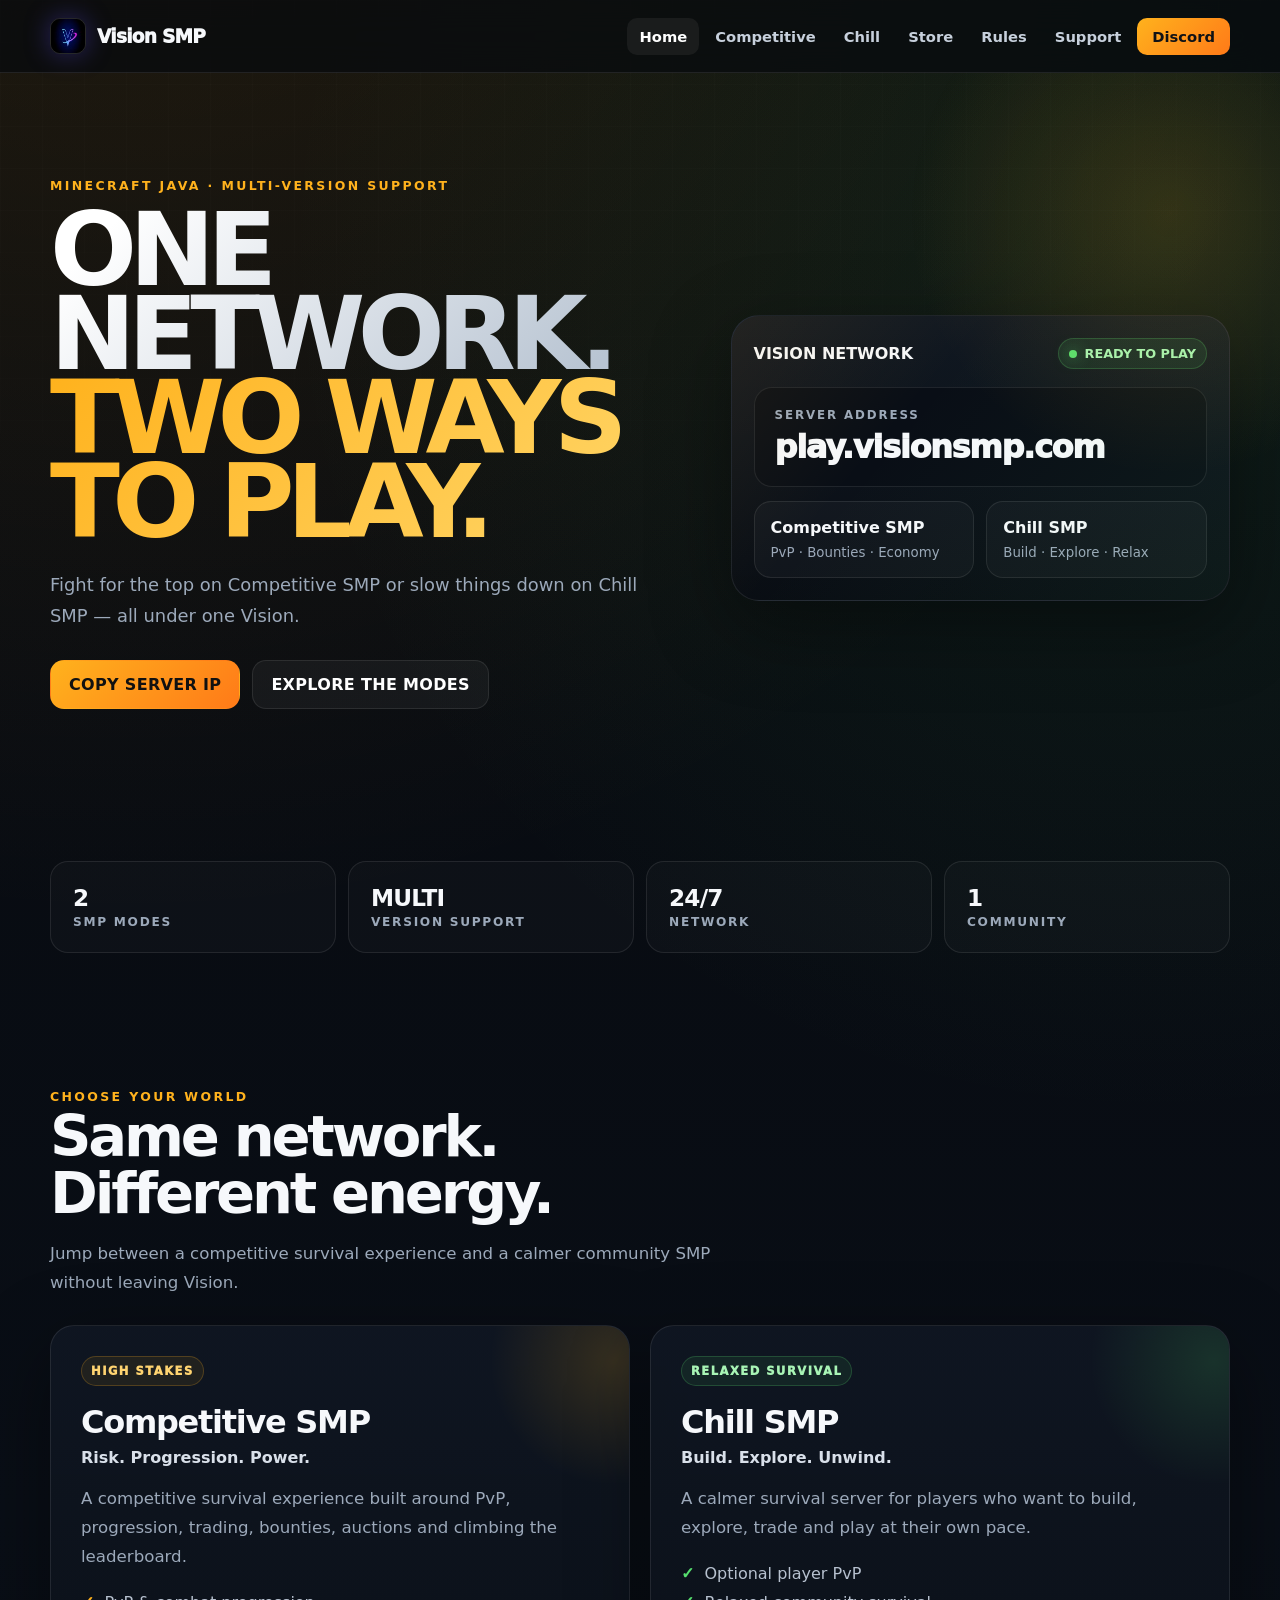
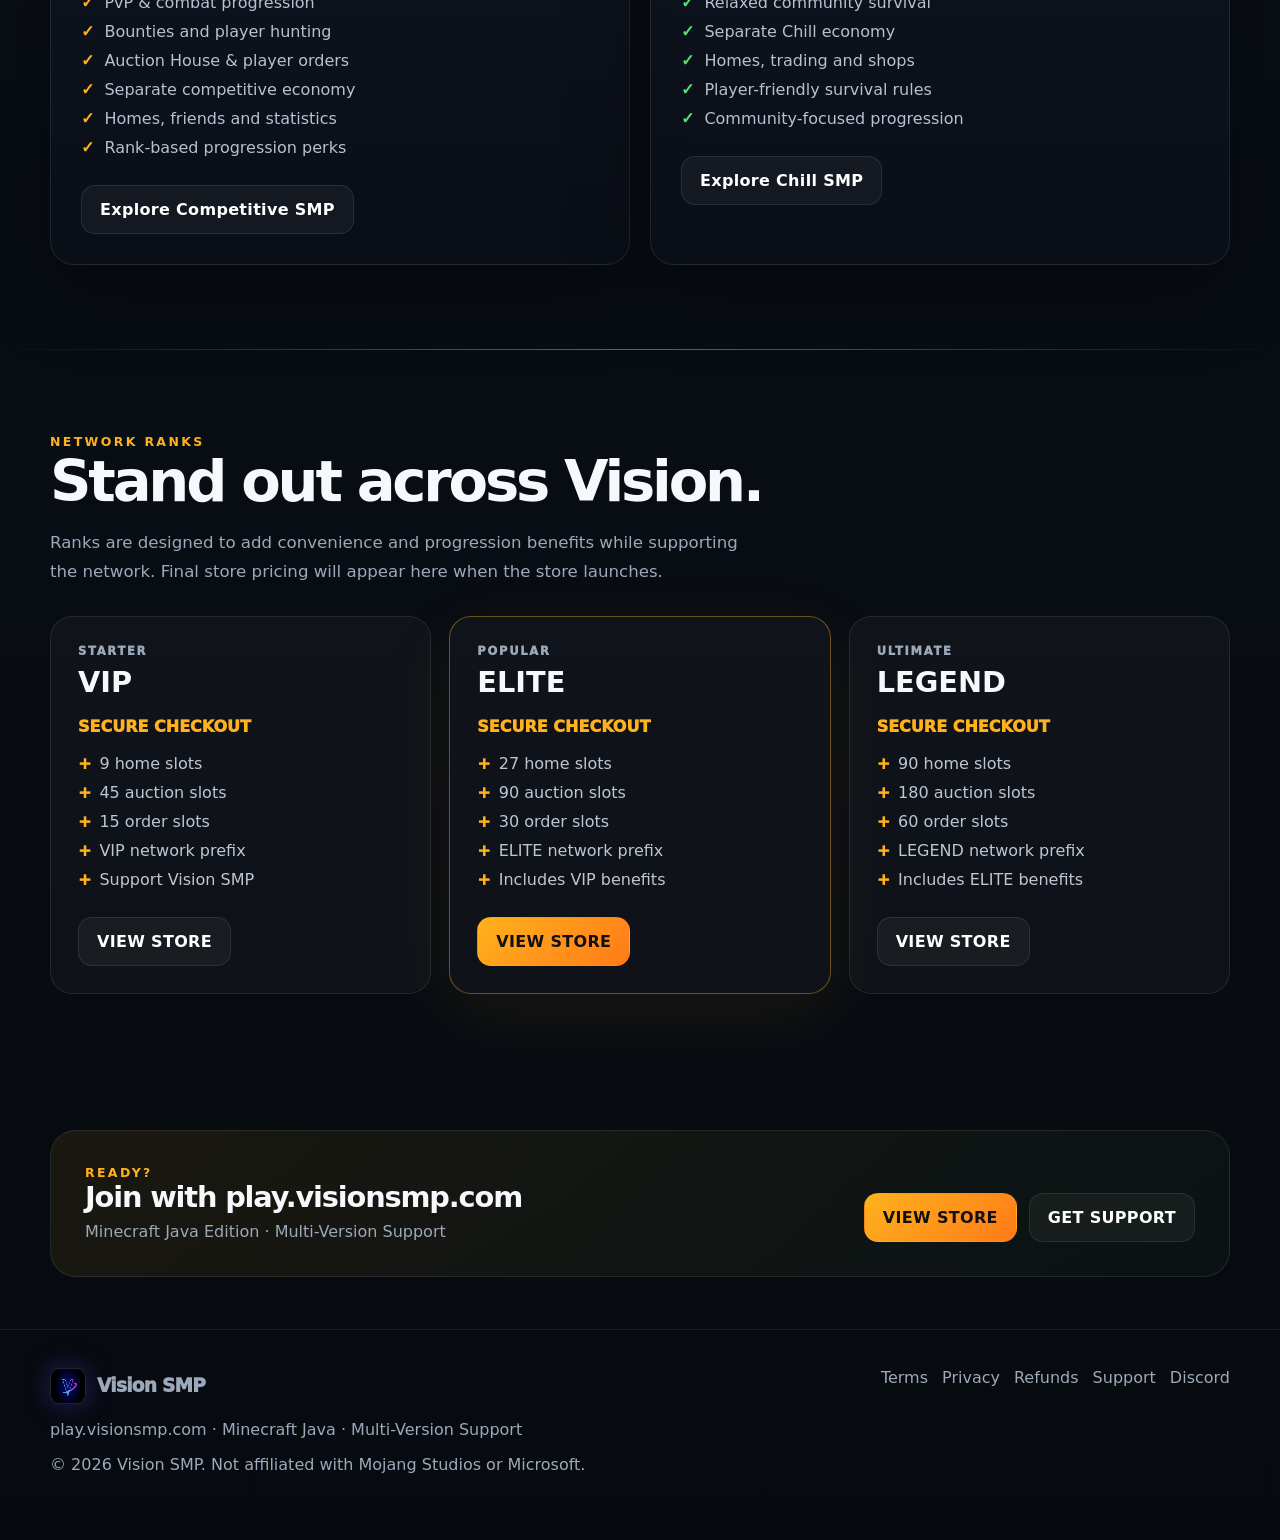
<file: index.html>
<!doctype html>
<html lang="en">
<head>
  <meta charset="utf-8"><meta name="viewport" content="width=device-width,initial-scale=1">
  <title>Vision SMP — Minecraft Network</title>
  <meta name="description" content="Vision SMP is a Minecraft 1.21.11 network featuring Competitive SMP and Chill SMP. Join at play.visionsmp.com.">
  <link rel="icon" type="image/png" href="/assets/server-icon.png">
  <link rel="stylesheet" href="/css/style.css">
</head>
<body>
  <div id="site-nav"></div>
  <main id="home-page">
    <section class="hero">
      <div class="container hero-grid">
        <div>
          <div class="eyebrow">MINECRAFT JAVA · MULTI-VERSION SUPPORT</div>
          <h1><span>ONE NETWORK.</span><span class="hot">TWO WAYS TO PLAY.</span></h1>
          <p data-hero-subtitle></p>
          <div class="actions">
            <button id="copy-ip" class="btn btn-primary">COPY SERVER IP</button>
            <a class="btn btn-secondary" href="#modes-section">EXPLORE THE MODES</a>
          </div>
          <div class="copy-status"></div>
        </div>

        <aside class="hero-console reveal">
          <div class="server-top">
            <strong>VISION NETWORK</strong>
            <span class="status-pill"><span class="dot"></span> READY TO PLAY</span>
          </div>
          <div class="ip-box">
            <div class="ip-label">SERVER ADDRESS</div>
            <div class="ip-value" data-ip></div>
          </div>
          <div class="mode-mini">
            <div class="mini"><strong>Competitive SMP</strong><small>PvP · Bounties · Economy</small></div>
            <div class="mini"><strong>Chill SMP</strong><small>Build · Explore · Relax</small></div>
          </div>
        </aside>
      </div>
    </section>

    <section class="section-tight">
      <div class="container"><div id="stats" class="stats"></div></div>
    </section>

    <section id="modes-section" class="section">
      <div class="container">
        <div class="eyebrow">CHOOSE YOUR WORLD</div>
        <h2 class="section-title">Same network.<br>Different energy.</h2>
        <p class="section-copy">Jump between a competitive survival experience and a calmer community SMP without leaving Vision.</p>
        <div id="modes" class="cards-2" style="margin-top:28px"></div>
      </div>
    </section>

    <div class="glow-line"></div>

    <section class="section">
      <div class="container">
        <div class="eyebrow">NETWORK RANKS</div>
        <h2 class="section-title">Stand out across Vision.</h2>
        <p class="section-copy">Ranks are designed to add convenience and progression benefits while supporting the network. Final store pricing will appear here when the store launches.</p>
        <div id="ranks" class="rank-grid" style="margin-top:30px"></div>
      </div>
    </section>

    <section class="section-tight">
      <div class="container">
        <div class="callout reveal">
          <div>
            <div class="eyebrow">READY?</div>
            <h3>Join with <span data-ip></span></h3>
            <div class="muted">Minecraft Java Edition · Multi-Version Support</div>
          </div>
          <div class="actions">
            <a class="btn btn-primary" href="/store.html">VIEW STORE</a>
            <a class="btn btn-secondary" href="/support.html">GET SUPPORT</a>
          </div>
        </div>
      </div>
    </section>
  </main>
  <div id="site-footer"></div>
  <script src="/js/content.js"></script>
  <script src="/js/site.js"></script>
</body>
</html>
</file>
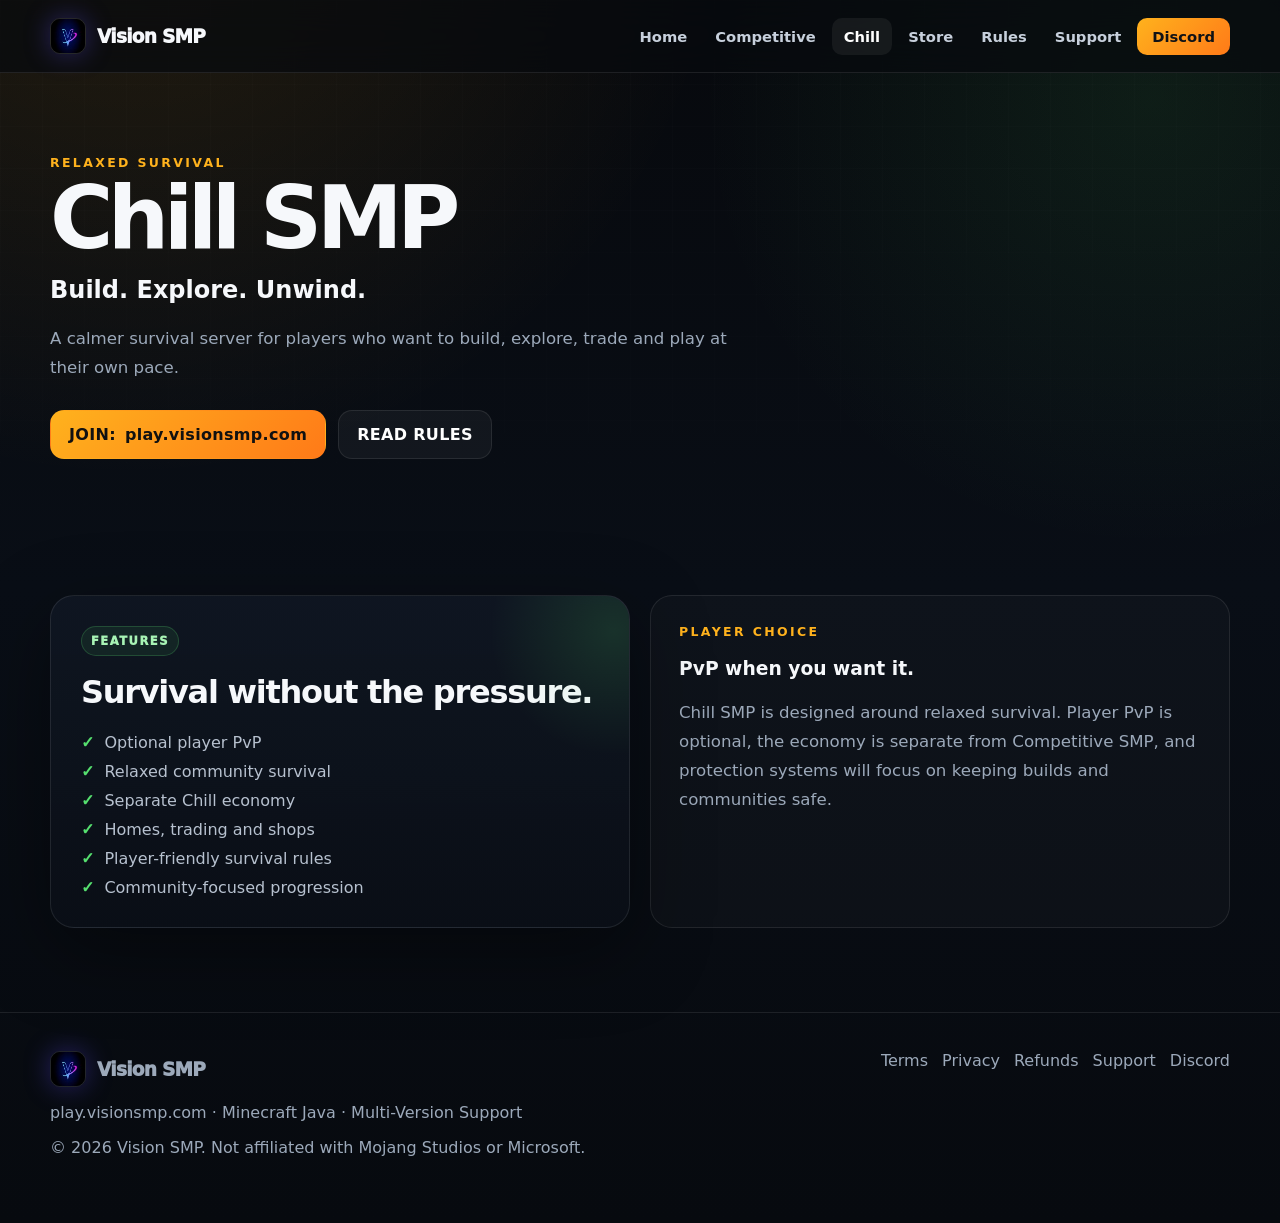
<file: chill.html>
<!doctype html>
<html lang="en"><head>
<meta charset="utf-8"><meta name="viewport" content="width=device-width,initial-scale=1">
<title>Chill SMP — Vision SMP</title><meta name="description" content="Vision SMP relaxed survival server.">
<link rel="icon" type="image/png" href="/assets/server-icon.png">
  <link rel="stylesheet" href="/css/style.css"></head>
<body data-mode="chill"><div id="site-nav"></div><main><section id="mode-page" class="page-hero"><div class="container">
    <div id="mode-badge" class="eyebrow"></div><h1 id="mode-name"></h1>
    <h2 id="mode-kicker"></h2><p id="mode-desc" class="section-copy"></p>
    <div class="actions"><a class="btn btn-primary" href="/index.html">JOIN: <span data-ip></span></a><a class="btn btn-secondary" href="/rules.html">READ RULES</a></div>
    </div></section>
    <section class="section"><div class="container cards-2">
      <div class="mode-card green reveal"><span class="badge">FEATURES</span><h3>Survival without the pressure.</h3><ul id="mode-features" class="feature-list"></ul></div>
      <div class="content-card reveal"><div class="eyebrow">PLAYER CHOICE</div><h3>PvP when you want it.</h3><p class="section-copy">Chill SMP is designed around relaxed survival. Player PvP is optional, the economy is separate from Competitive SMP, and protection systems will focus on keeping builds and communities safe.</p></div>
    </div></section></main><div id="site-footer"></div>
<script src="/js/content.js"></script><script src="/js/site.js"></script></body></html>
</file>
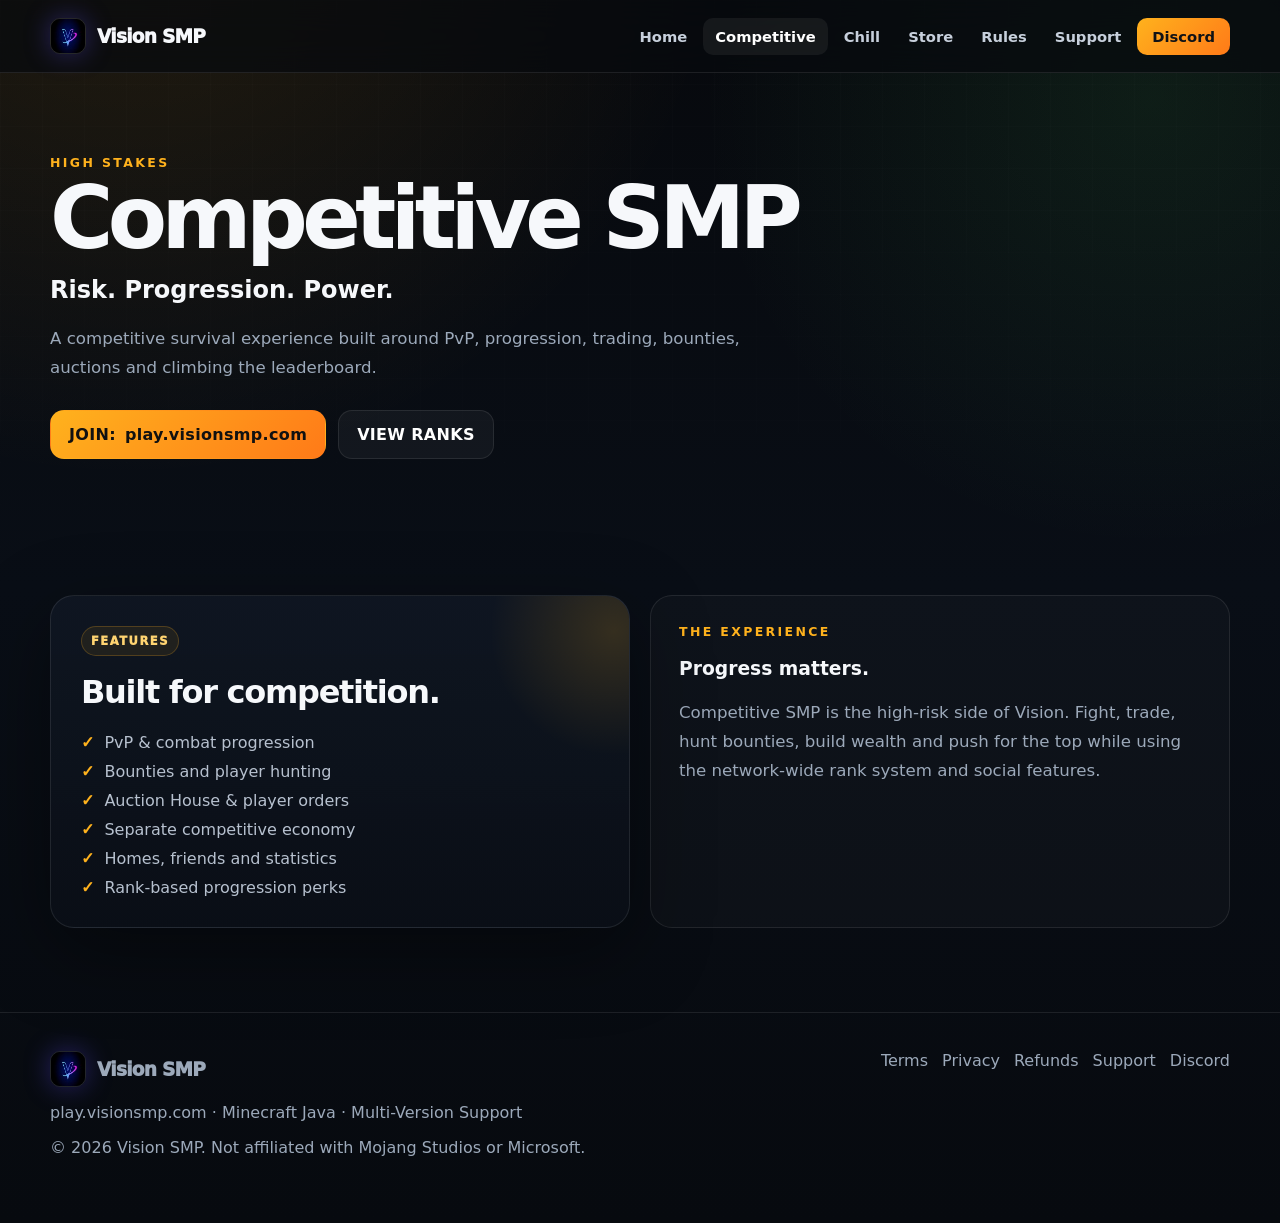
<file: competitive.html>
<!doctype html>
<html lang="en"><head>
<meta charset="utf-8"><meta name="viewport" content="width=device-width,initial-scale=1">
<title>Competitive SMP — Vision SMP</title><meta name="description" content="Vision SMP Competitive survival server.">
<link rel="icon" type="image/png" href="/assets/server-icon.png">
  <link rel="stylesheet" href="/css/style.css"></head>
<body data-mode="competitive"><div id="site-nav"></div><main><section id="mode-page" class="page-hero"><div class="container">
    <div id="mode-badge" class="eyebrow"></div><h1 id="mode-name"></h1>
    <h2 id="mode-kicker"></h2><p id="mode-desc" class="section-copy"></p>
    <div class="actions"><a class="btn btn-primary" href="/index.html">JOIN: <span data-ip></span></a><a class="btn btn-secondary" href="/store.html">VIEW RANKS</a></div>
    </div></section>
    <section class="section"><div class="container cards-2">
      <div class="mode-card reveal"><span class="badge">FEATURES</span><h3>Built for competition.</h3><ul id="mode-features" class="feature-list"></ul></div>
      <div class="content-card reveal"><div class="eyebrow">THE EXPERIENCE</div><h3>Progress matters.</h3><p class="section-copy">Competitive SMP is the high-risk side of Vision. Fight, trade, hunt bounties, build wealth and push for the top while using the network-wide rank system and social features.</p></div>
    </div></section></main><div id="site-footer"></div>
<script src="/js/content.js"></script><script src="/js/site.js"></script></body></html>
</file>
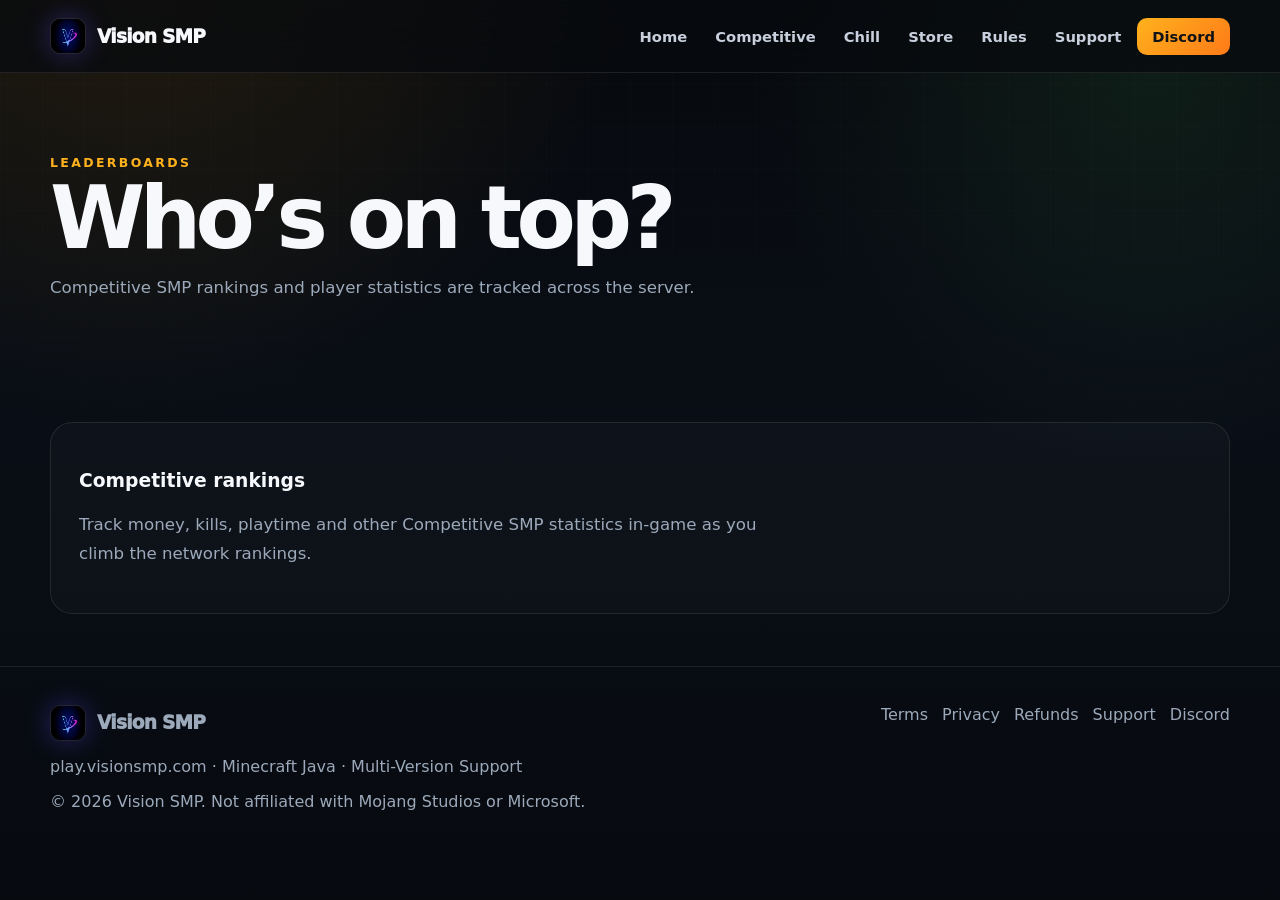
<file: leaderboards.html>
<!doctype html>
<html lang="en"><head>
<meta charset="utf-8"><meta name="viewport" content="width=device-width,initial-scale=1">
<title>Leaderboards — Vision SMP</title><meta name="description" content="Vision SMP leaderboards.">
<link rel="icon" type="image/png" href="/assets/server-icon.png">
  <link rel="stylesheet" href="/css/style.css"></head>
<body ><div id="site-nav"></div><main><section class="page-hero"><div class="container"><div class="eyebrow">LEADERBOARDS</div><h1>Who’s on top?</h1><p class="section-copy">Competitive SMP rankings and player statistics are tracked across the server.</p></div></section>
    <section class="section-tight"><div class="container"><div class="content-card"><h3>Competitive rankings</h3><p class="section-copy">Track money, kills, playtime and other Competitive SMP statistics in-game as you climb the network rankings.</p></div></div></section></main><div id="site-footer"></div>
<script src="/js/content.js"></script><script src="/js/site.js"></script></body></html>
</file>
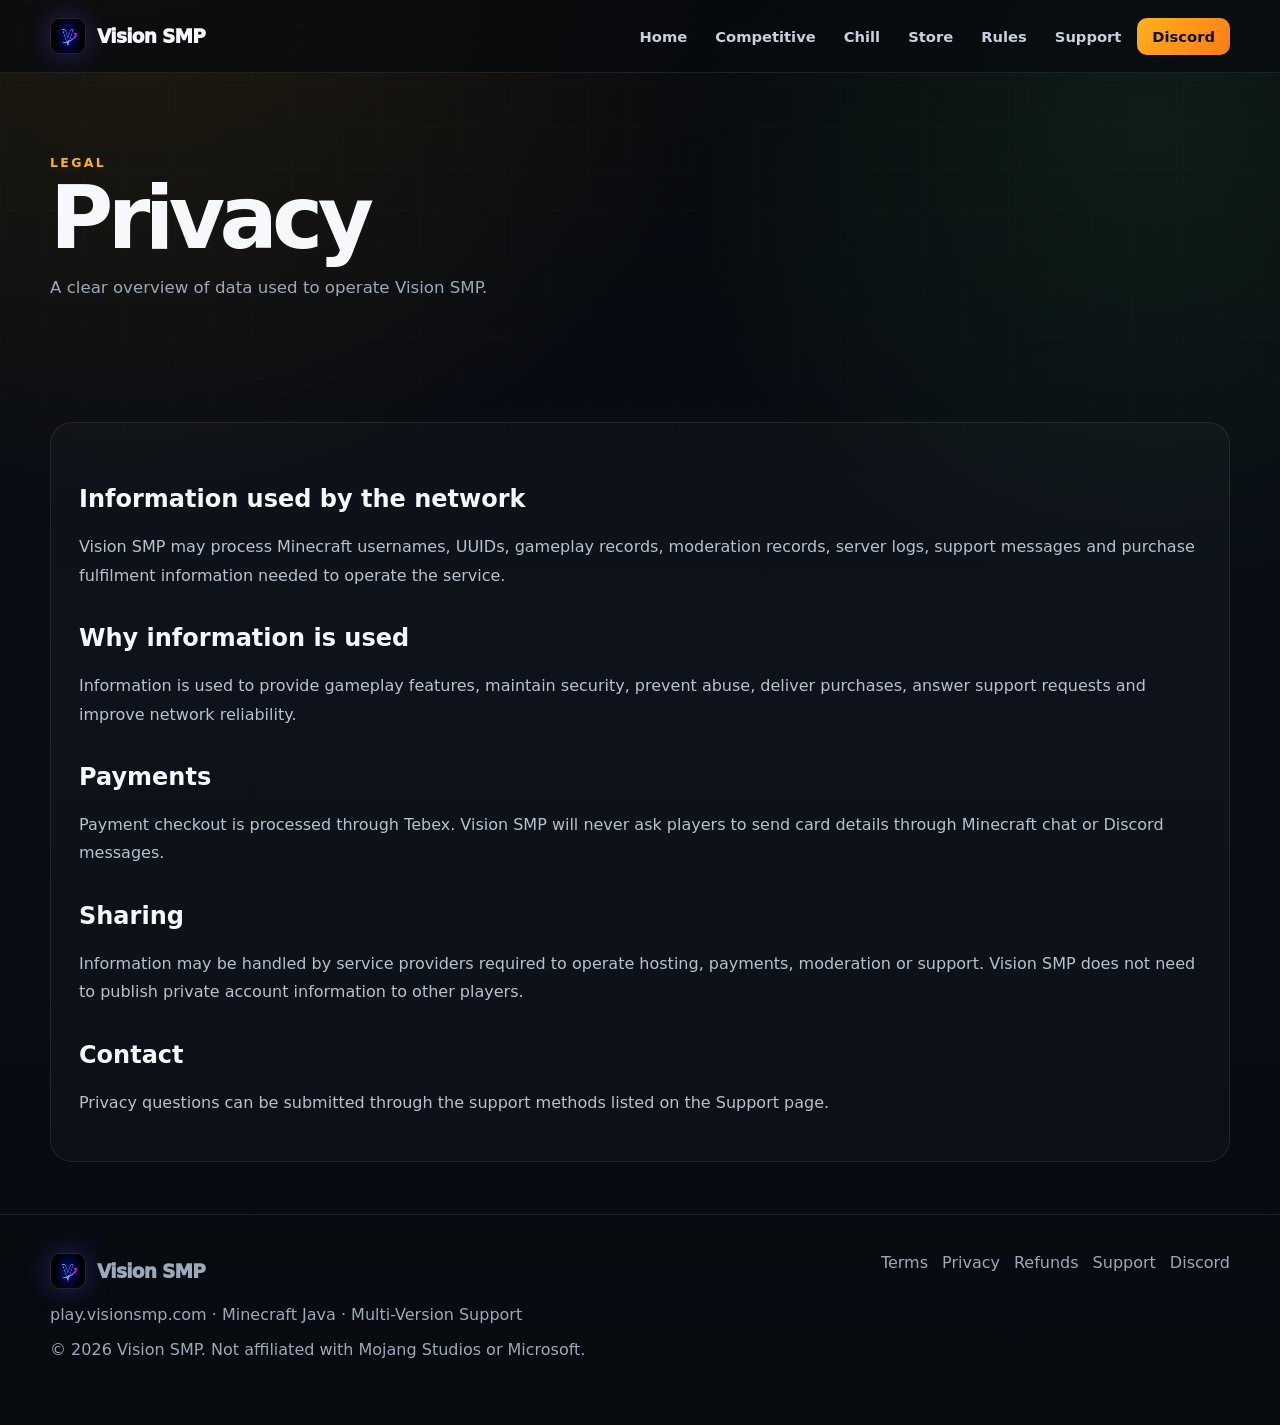
<file: privacy.html>
<!doctype html>
<html lang="en"><head>
<meta charset="utf-8"><meta name="viewport" content="width=device-width,initial-scale=1">
<title>Privacy — Vision SMP</title><meta name="description" content="Vision SMP privacy information.">
<link rel="icon" type="image/png" href="/assets/server-icon.png">
  <link rel="stylesheet" href="/css/style.css"></head>
<body ><div id="site-nav"></div><main><section class="page-hero"><div class="container"><div class="eyebrow">LEGAL</div><h1>Privacy</h1><p class="section-copy">A clear overview of data used to operate Vision SMP.</p></div></section>
    <section class="section-tight"><div class="container content-card legal">
      <h2>Information used by the network</h2><p>Vision SMP may process Minecraft usernames, UUIDs, gameplay records, moderation records, server logs, support messages and purchase fulfilment information needed to operate the service.</p>
      <h2>Why information is used</h2><p>Information is used to provide gameplay features, maintain security, prevent abuse, deliver purchases, answer support requests and improve network reliability.</p>
      <h2>Payments</h2><p>Payment checkout is processed through Tebex. Vision SMP will never ask players to send card details through Minecraft chat or Discord messages.</p>
      <h2>Sharing</h2><p>Information may be handled by service providers required to operate hosting, payments, moderation or support. Vision SMP does not need to publish private account information to other players.</p>
      <h2>Contact</h2><p>Privacy questions can be submitted through the support methods listed on the Support page.</p>
    </div></section></main><div id="site-footer"></div>
<script src="/js/content.js"></script><script src="/js/site.js"></script></body></html>
</file>
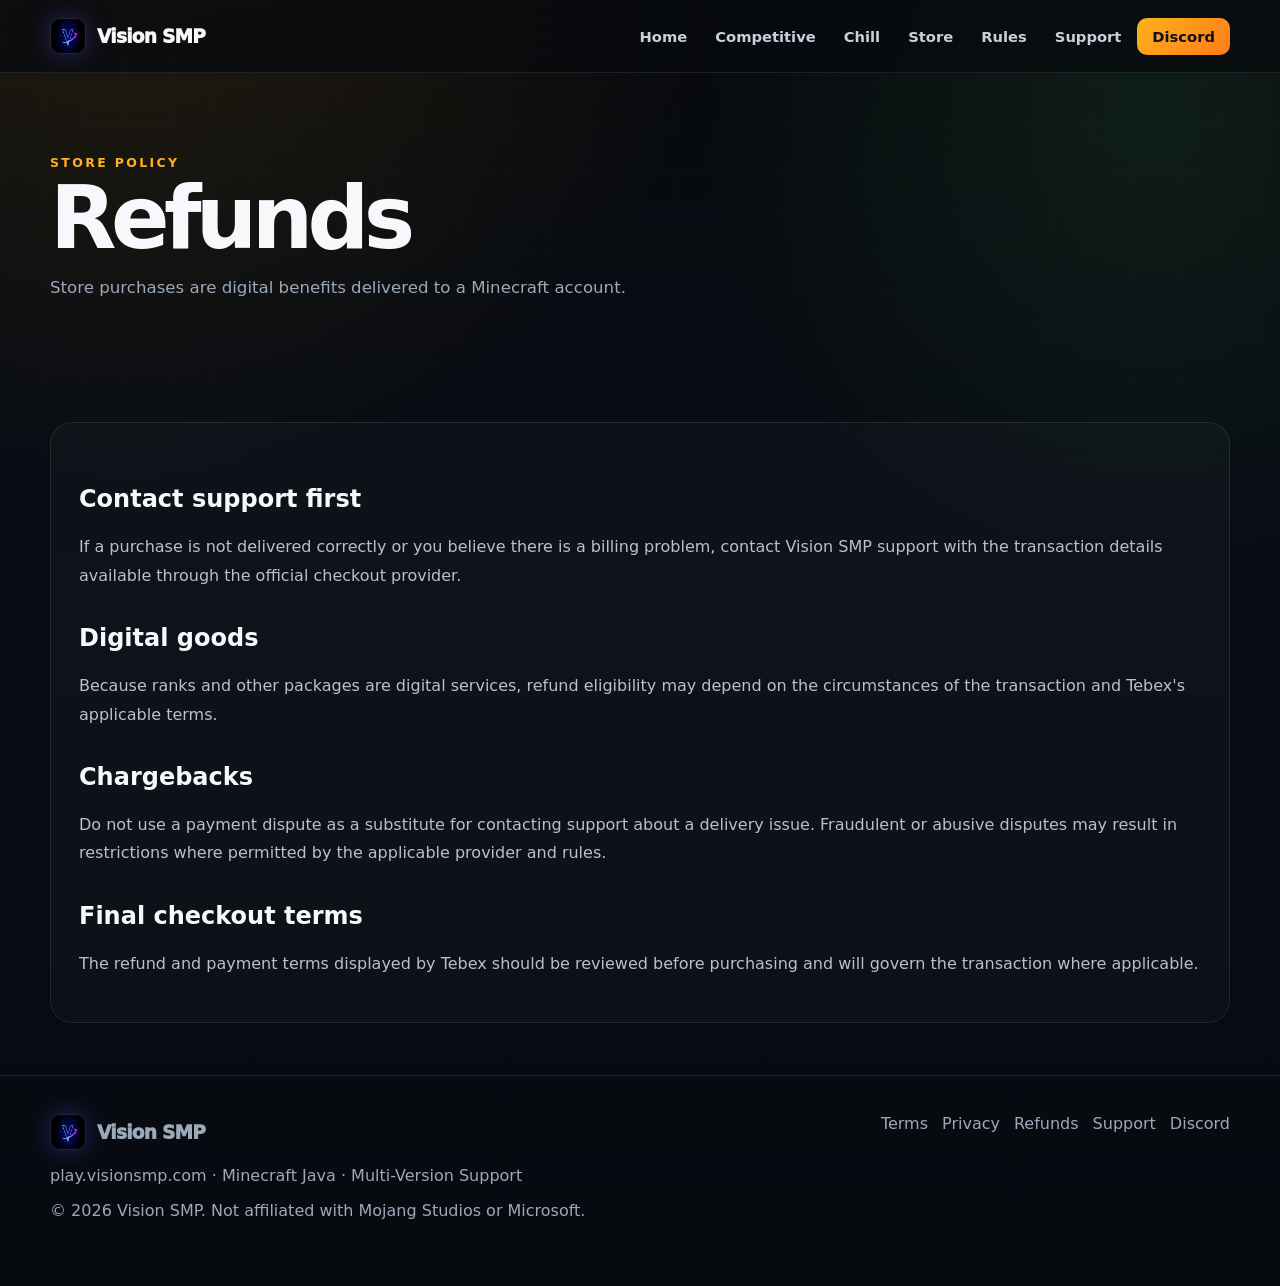
<file: refunds.html>
<!doctype html>
<html lang="en"><head>
<meta charset="utf-8"><meta name="viewport" content="width=device-width,initial-scale=1">
<title>Refund Policy — Vision SMP</title><meta name="description" content="Vision SMP refund policy.">
<link rel="icon" type="image/png" href="/assets/server-icon.png">
  <link rel="stylesheet" href="/css/style.css"></head>
<body ><div id="site-nav"></div><main><section class="page-hero"><div class="container"><div class="eyebrow">STORE POLICY</div><h1>Refunds</h1><p class="section-copy">Store purchases are digital benefits delivered to a Minecraft account.</p></div></section>
    <section class="section-tight"><div class="container content-card legal">
      <h2>Contact support first</h2><p>If a purchase is not delivered correctly or you believe there is a billing problem, contact Vision SMP support with the transaction details available through the official checkout provider.</p>
      <h2>Digital goods</h2><p>Because ranks and other packages are digital services, refund eligibility may depend on the circumstances of the transaction and Tebex's applicable terms.</p>
      <h2>Chargebacks</h2><p>Do not use a payment dispute as a substitute for contacting support about a delivery issue. Fraudulent or abusive disputes may result in restrictions where permitted by the applicable provider and rules.</p>
      <h2>Final checkout terms</h2><p>The refund and payment terms displayed by Tebex should be reviewed before purchasing and will govern the transaction where applicable.</p>
    </div></section></main><div id="site-footer"></div>
<script src="/js/content.js"></script><script src="/js/site.js"></script></body></html>
</file>
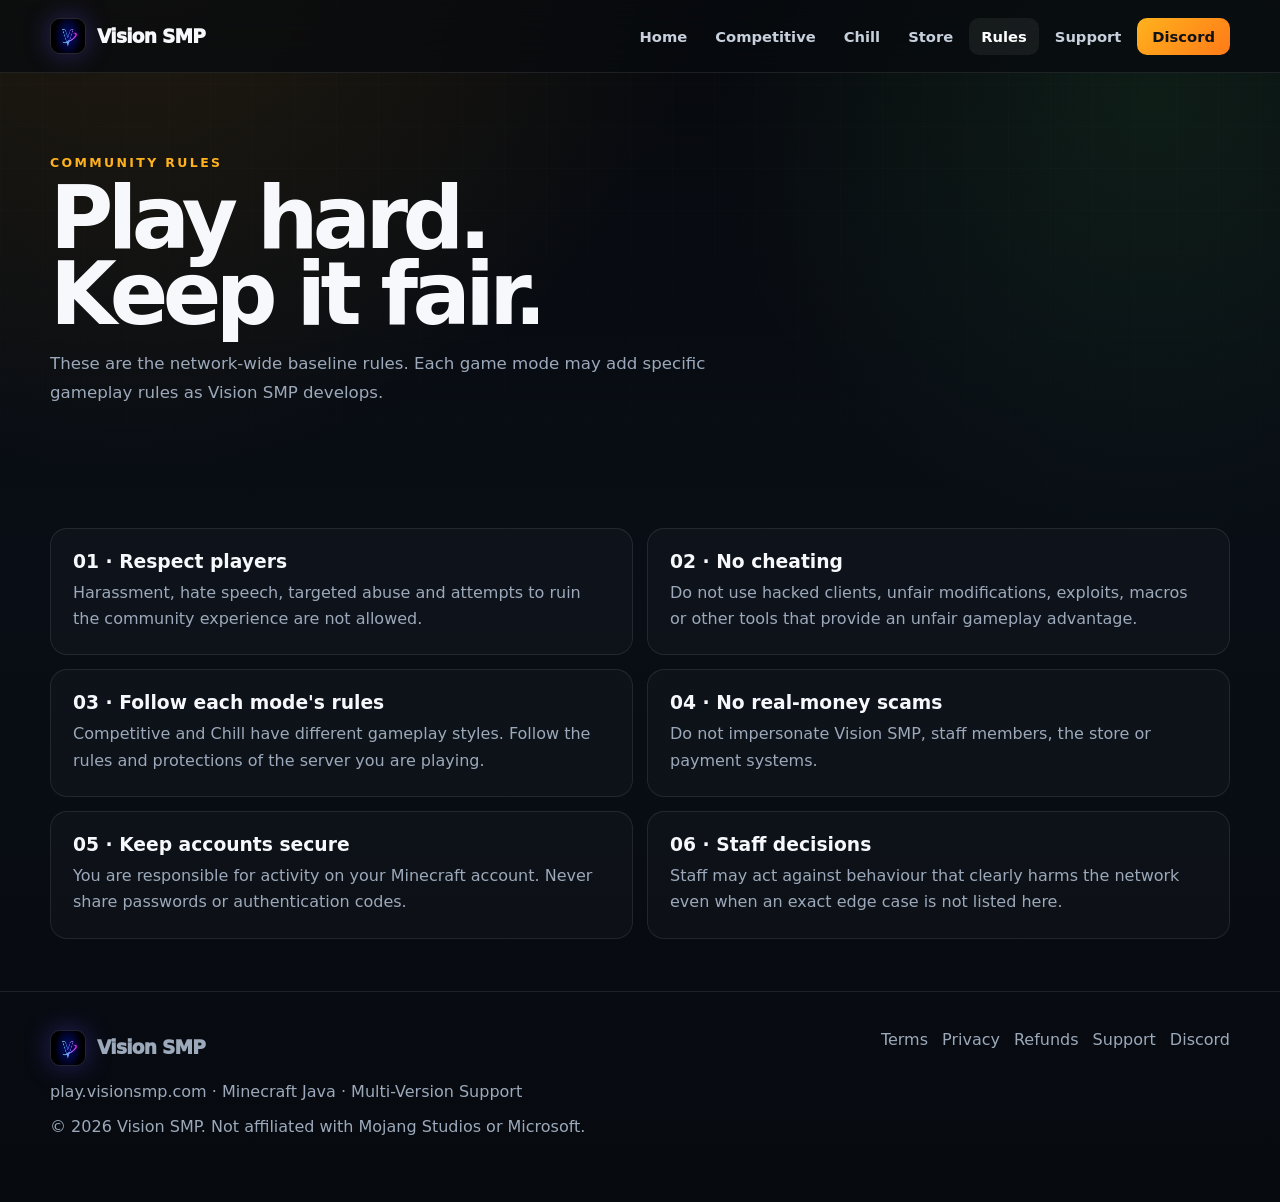
<file: rules.html>
<!doctype html>
<html lang="en"><head>
<meta charset="utf-8"><meta name="viewport" content="width=device-width,initial-scale=1">
<title>Rules — Vision SMP</title><meta name="description" content="Vision SMP server rules.">
<link rel="icon" type="image/png" href="/assets/server-icon.png">
  <link rel="stylesheet" href="/css/style.css"></head>
<body ><div id="site-nav"></div><main><section class="page-hero"><div class="container"><div class="eyebrow">COMMUNITY RULES</div><h1>Play hard.<br>Keep it fair.</h1><p class="section-copy">These are the network-wide baseline rules. Each game mode may add specific gameplay rules as Vision SMP develops.</p></div></section>
    <section class="section-tight"><div class="container"><div id="rules-grid" class="rule-grid"></div></div></section></main><div id="site-footer"></div>
<script src="/js/content.js"></script><script src="/js/site.js"></script></body></html>
</file>
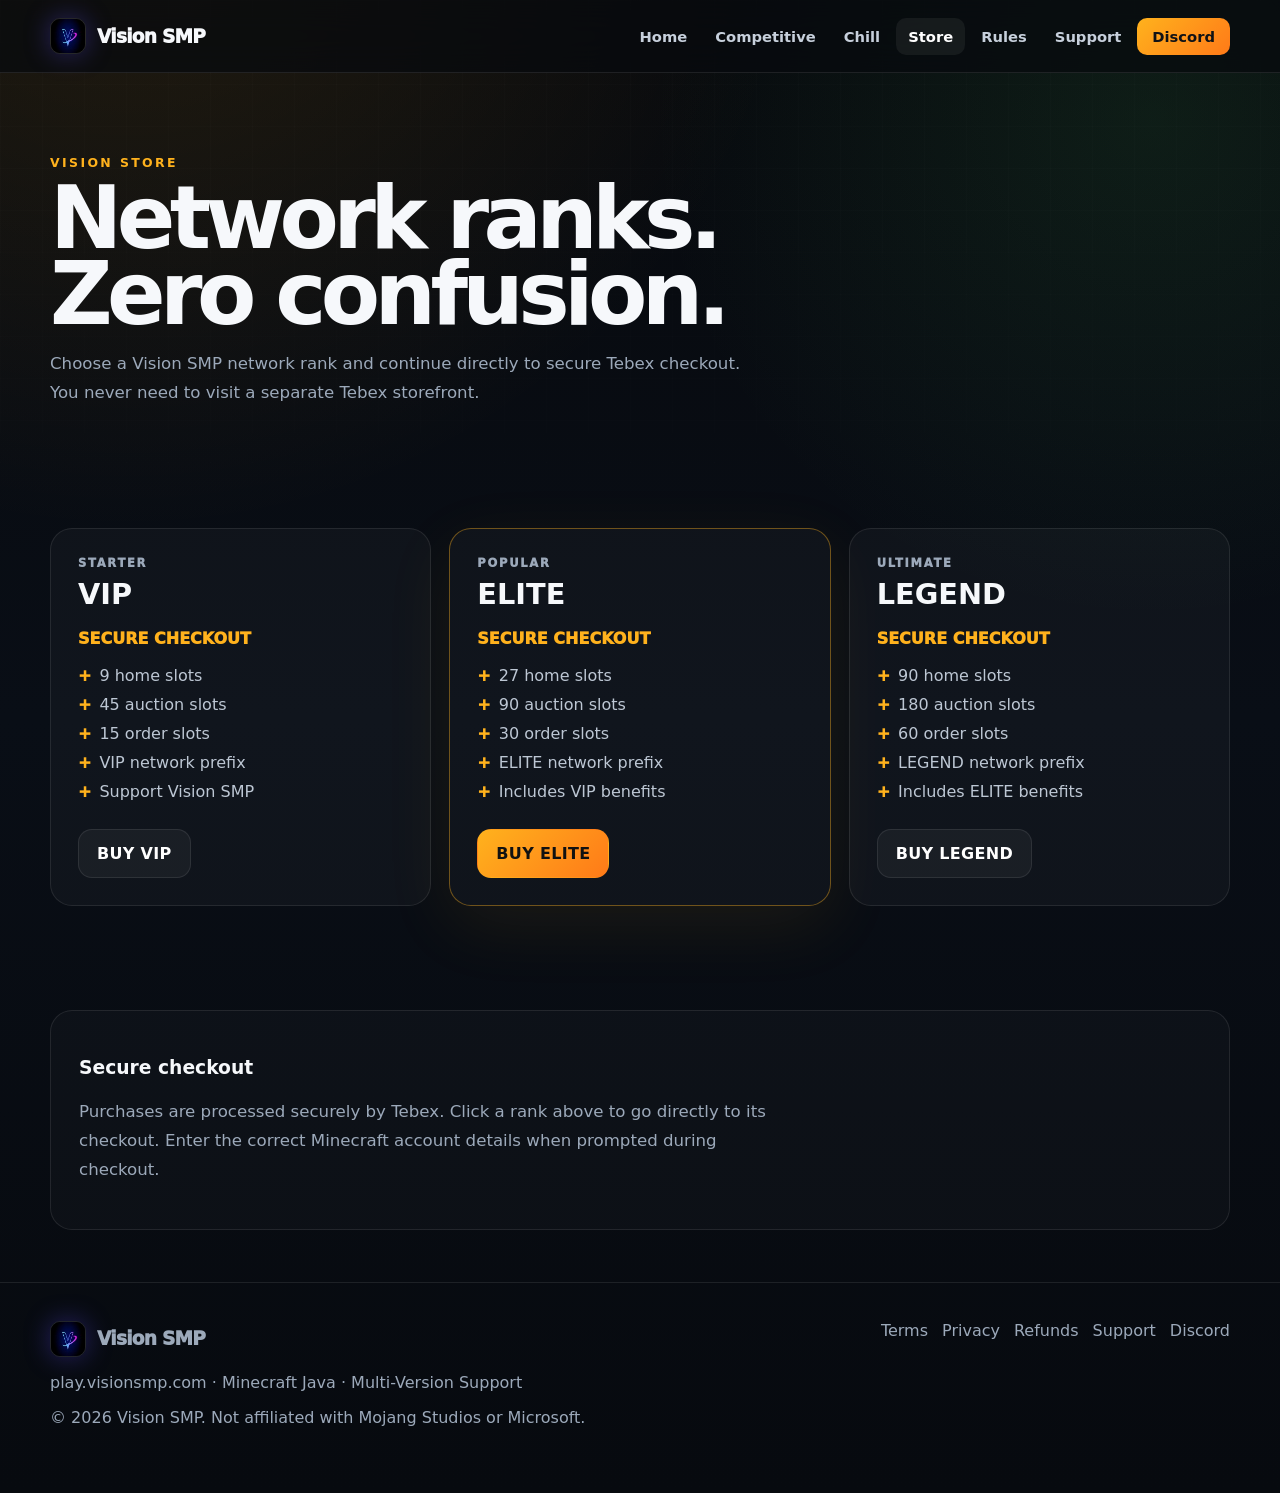
<file: store.html>
<!doctype html>
<html lang="en"><head>
<meta charset="utf-8"><meta name="viewport" content="width=device-width,initial-scale=1">
<title>Store — Vision SMP</title><meta name="description" content="Vision SMP rank store.">
<link rel="icon" type="image/png" href="/assets/server-icon.png">
  <link rel="stylesheet" href="/css/style.css"></head>
<body ><div id="site-nav"></div><main><section class="page-hero"><div class="container"><div class="eyebrow">VISION STORE</div><h1>Network ranks.<br>Zero confusion.</h1><p class="section-copy">Choose a Vision SMP network rank and continue directly to secure Tebex checkout. You never need to visit a separate Tebex storefront.</p></div></section>
    <section class="section-tight"><div class="container"><div id="store-notice" class="content-card" hidden style="margin-bottom:18px"></div><div id="store-grid" class="rank-grid"></div></div></section>
    <section class="section-tight"><div class="container"><div class="content-card"><h3>Secure checkout</h3><p class="section-copy">Purchases are processed securely by Tebex. Click a rank above to go directly to its checkout. Enter the correct Minecraft account details when prompted during checkout.</p></div></div></section></main><div id="site-footer"></div>
<script src="/js/content.js"></script><script src="/js/site.js"></script></body></html>
</file>
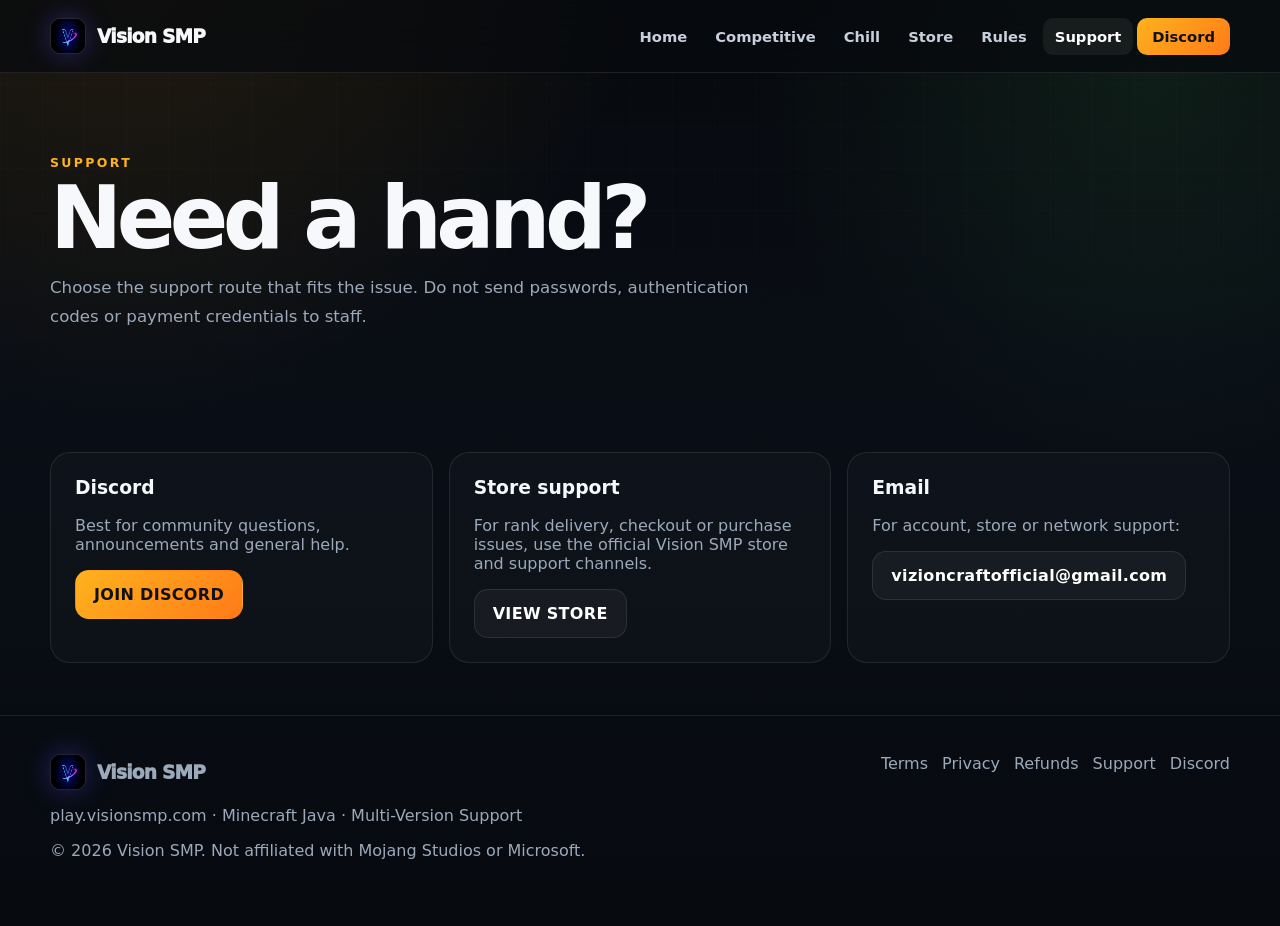
<file: support.html>
<!doctype html>
<html lang="en"><head>
<meta charset="utf-8"><meta name="viewport" content="width=device-width,initial-scale=1">
<title>Support — Vision SMP</title><meta name="description" content="Get support for Vision SMP.">
<link rel="icon" type="image/png" href="/assets/server-icon.png">
  <link rel="stylesheet" href="/css/style.css"></head>
<body ><div id="site-nav"></div><main><section class="page-hero"><div class="container"><div class="eyebrow">SUPPORT</div><h1>Need a hand?</h1><p class="section-copy">Choose the support route that fits the issue. Do not send passwords, authentication codes or payment credentials to staff.</p></div></section>
    <section class="section-tight"><div class="container support-grid">
      <div class="support-card reveal"><h3>Discord</h3><p class="muted">Best for community questions, announcements and general help.</p><a class="btn btn-primary" data-discord-link target="_blank" rel="noopener">JOIN DISCORD</a></div>
      <div class="support-card reveal"><h3>Store support</h3><p class="muted">For rank delivery, checkout or purchase issues, use the official Vision SMP store and support channels.</p><a class="btn btn-secondary" href="/store.html">VIEW STORE</a></div>
      <div class="support-card reveal"><h3>Email</h3><p class="muted">For account, store or network support:</p><a class="btn btn-secondary" data-support-mail><span data-support-email></span></a></div>
    </div></section></main><div id="site-footer"></div>
<script src="/js/content.js"></script><script src="/js/site.js"></script></body></html>
</file>
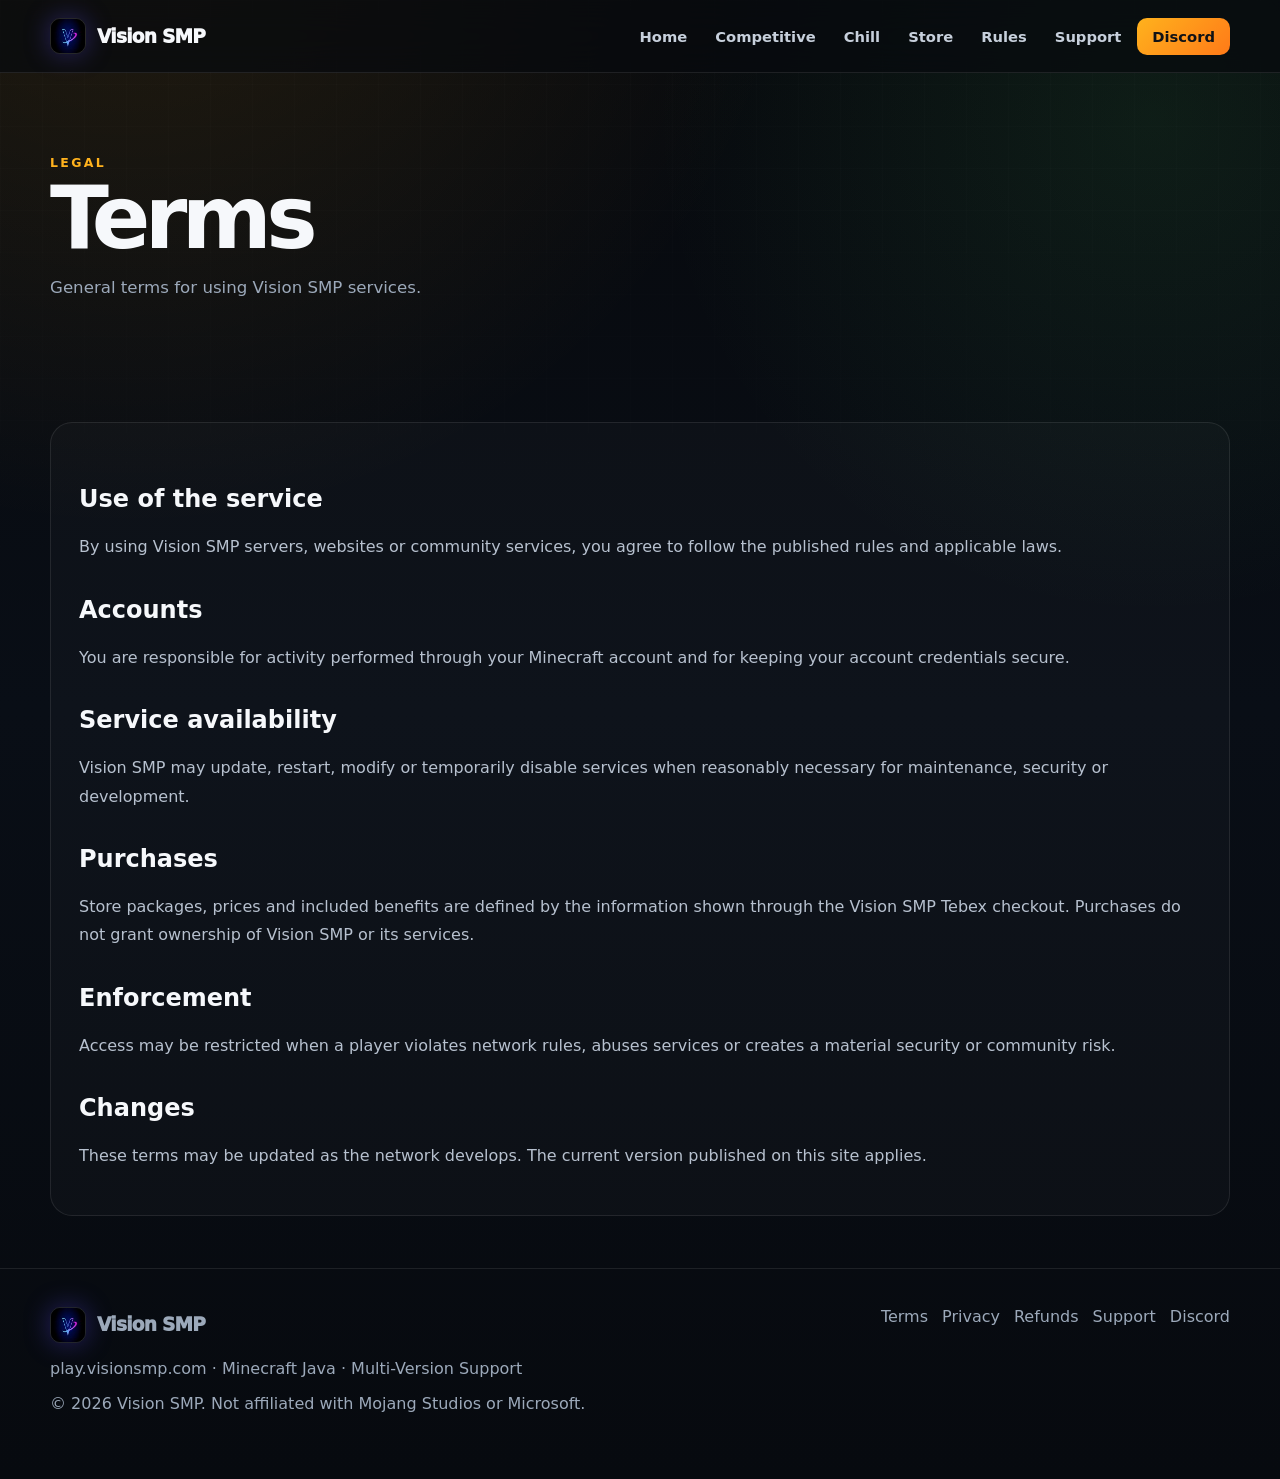
<file: terms.html>
<!doctype html>
<html lang="en"><head>
<meta charset="utf-8"><meta name="viewport" content="width=device-width,initial-scale=1">
<title>Terms — Vision SMP</title><meta name="description" content="Vision SMP website and server terms.">
<link rel="icon" type="image/png" href="/assets/server-icon.png">
  <link rel="stylesheet" href="/css/style.css"></head>
<body ><div id="site-nav"></div><main><section class="page-hero"><div class="container"><div class="eyebrow">LEGAL</div><h1>Terms</h1><p class="section-copy">General terms for using Vision SMP services.</p></div></section>
    <section class="section-tight"><div class="container content-card legal">
      <h2>Use of the service</h2><p>By using Vision SMP servers, websites or community services, you agree to follow the published rules and applicable laws.</p>
      <h2>Accounts</h2><p>You are responsible for activity performed through your Minecraft account and for keeping your account credentials secure.</p>
      <h2>Service availability</h2><p>Vision SMP may update, restart, modify or temporarily disable services when reasonably necessary for maintenance, security or development.</p>
      <h2>Purchases</h2><p>Store packages, prices and included benefits are defined by the information shown through the Vision SMP Tebex checkout. Purchases do not grant ownership of Vision SMP or its services.</p>
      <h2>Enforcement</h2><p>Access may be restricted when a player violates network rules, abuses services or creates a material security or community risk.</p>
      <h2>Changes</h2><p>These terms may be updated as the network develops. The current version published on this site applies.</p>
    </div></section></main><div id="site-footer"></div>
<script src="/js/content.js"></script><script src="/js/site.js"></script></body></html>
</file>
<file: css/style.css>
:root{
  --bg:#070a0f;
  --bg2:#0b1018;
  --panel:rgba(17,24,36,.72);
  --panel2:rgba(12,18,28,.92);
  --line:rgba(255,255,255,.09);
  --text:#f6f8fb;
  --muted:#9ca9ba;
  --gold:#ffb21d;
  --gold2:#ff7a18;
  --green:#56e06f;
  --cyan:#62d8ff;
  --shadow:0 24px 80px rgba(0,0,0,.38);
  --radius:24px;
}
*{box-sizing:border-box}
html{scroll-behavior:smooth}
body{
  margin:0;
  color:var(--text);
  background:
    radial-gradient(circle at 10% -10%, rgba(255,178,29,.12), transparent 34%),
    radial-gradient(circle at 90% 8%, rgba(86,224,111,.09), transparent 28%),
    linear-gradient(180deg,#07090d 0%,#090e16 48%,#070a0f 100%);
  font-family:Inter,ui-sans-serif,system-ui,-apple-system,BlinkMacSystemFont,"Segoe UI",sans-serif;
  min-height:100vh;
}
body::before{
  content:"";
  position:fixed; inset:0; pointer-events:none; z-index:-1;
  background-image:
    linear-gradient(rgba(255,255,255,.025) 1px,transparent 1px),
    linear-gradient(90deg,rgba(255,255,255,.025) 1px,transparent 1px);
  background-size:42px 42px;
  mask-image:linear-gradient(to bottom,rgba(0,0,0,.65),transparent 78%);
}
a{color:inherit;text-decoration:none}
button,input,textarea{font:inherit}
.container{width:min(1180px,calc(100% - 38px));margin:0 auto}
.muted{color:var(--muted)}
.eyebrow{font-size:.78rem;letter-spacing:.19em;font-weight:900;color:var(--gold)}
.section{padding:84px 0}
.section-tight{padding:52px 0}
.section-title{font-size:clamp(2rem,5vw,3.6rem);line-height:.98;margin:.35rem 0 1rem;letter-spacing:-.055em}
.section-copy{max-width:720px;color:var(--muted);font-size:1.04rem;line-height:1.75}
.glow-line{height:1px;background:linear-gradient(90deg,transparent,var(--gold),transparent);opacity:.5}
.nav{
  position:sticky; top:0; z-index:30;
  background:rgba(7,10,15,.72);
  backdrop-filter:blur(18px);
  border-bottom:1px solid var(--line);
}
.nav-inner{height:72px;display:flex;align-items:center;justify-content:space-between;gap:20px}
.brand{font-weight:1000;letter-spacing:-.04em;font-size:1.16rem;display:flex;align-items:center;gap:11px}
.brand-mark{
  width:34px;height:34px;border-radius:10px;
  display:grid;place-items:center;
  background:linear-gradient(145deg,var(--gold),var(--gold2));
  color:#111;font-weight:1000;
  box-shadow:0 0 28px rgba(255,178,29,.25)
}
.nav-links{display:flex;align-items:center;gap:4px}
.nav-links a{padding:10px 12px;color:#c7d0dc;font-size:.92rem;font-weight:750;border-radius:10px}
.nav-links a:hover,.nav-links a.active{color:#fff;background:rgba(255,255,255,.06)}
.nav-cta{padding:10px 15px!important;background:linear-gradient(135deg,var(--gold),var(--gold2))!important;color:#101216!important}
.menu-btn{display:none;border:1px solid var(--line);background:rgba(255,255,255,.04);color:#fff;border-radius:11px;padding:8px 11px}
.hero{position:relative;overflow:hidden;padding:105px 0 70px}
.hero::after{
  content:"";position:absolute;width:560px;height:560px;border-radius:50%;
  right:-170px;top:-140px;background:radial-gradient(circle,rgba(255,178,29,.15),transparent 66%);
  pointer-events:none
}
.hero-grid{display:grid;grid-template-columns:1.1fr .9fr;align-items:center;gap:70px}
.hero h1{font-size:clamp(3.25rem,8vw,6.9rem);line-height:.82;letter-spacing:-.075em;margin:15px 0 25px;max-width:900px}
.hero h1 span{display:block;color:transparent;background:linear-gradient(135deg,#fff 10%,#b8c4d2 90%);background-clip:text}
.hero h1 .hot{background:linear-gradient(135deg,var(--gold),#ffd76a);background-clip:text}
.hero p{font-size:1.12rem;color:var(--muted);line-height:1.75;max-width:650px}
.actions{display:flex;gap:12px;flex-wrap:wrap;margin-top:28px}
.btn{
  border:1px solid var(--line);border-radius:14px;padding:14px 18px;
  font-weight:900;letter-spacing:.02em;cursor:pointer;
  transition:.18s transform,.18s border-color,.18s background;
  display:inline-flex;align-items:center;justify-content:center;gap:9px
}
.btn:hover{transform:translateY(-2px)}
.btn-primary{background:linear-gradient(135deg,var(--gold),var(--gold2));color:#111;border-color:transparent}
.btn-secondary{background:rgba(255,255,255,.045);color:#fff}
.copy-status{min-height:20px;margin-top:10px;color:var(--green);font-size:.88rem;font-weight:800}
.hero-console{
  position:relative;border:1px solid var(--line);border-radius:28px;padding:22px;
  background:linear-gradient(180deg,rgba(17,24,36,.88),rgba(9,13,20,.9));
  box-shadow:var(--shadow);overflow:hidden
}
.hero-console::before{
  content:"";position:absolute;inset:0;background:linear-gradient(130deg,rgba(255,178,29,.08),transparent 35%,rgba(86,224,111,.06));
  pointer-events:none
}
.server-top{display:flex;align-items:center;justify-content:space-between;gap:12px;margin-bottom:18px}
.status-pill{display:inline-flex;gap:8px;align-items:center;padding:7px 10px;border-radius:999px;background:rgba(86,224,111,.09);border:1px solid rgba(86,224,111,.22);color:#a6f6b5;font-weight:850;font-size:.8rem}
.dot{width:8px;height:8px;border-radius:50%;background:var(--green);box-shadow:0 0 15px rgba(86,224,111,.7)}
.ip-box{padding:20px;border-radius:18px;background:#090e16;border:1px solid var(--line);margin-bottom:14px}
.ip-label{font-size:.74rem;color:var(--muted);font-weight:900;letter-spacing:.16em}
.ip-value{font-size:clamp(1.25rem,3vw,2rem);font-weight:1000;letter-spacing:-.04em;margin-top:6px}
.mode-mini{display:grid;grid-template-columns:1fr 1fr;gap:12px}
.mini{border:1px solid var(--line);background:rgba(255,255,255,.03);padding:16px;border-radius:17px}
.mini strong{display:block;margin-bottom:5px}
.mini small{color:var(--muted)}
.stats{display:grid;grid-template-columns:repeat(4,1fr);gap:12px}
.stat{padding:22px;border:1px solid var(--line);border-radius:18px;background:rgba(255,255,255,.025)}
.stat b{font-size:1.45rem;display:block;letter-spacing:-.035em}
.stat span{font-size:.76rem;color:var(--muted);letter-spacing:.14em;font-weight:900}
.cards-2{display:grid;grid-template-columns:1fr 1fr;gap:20px}
.mode-card{
  position:relative;border:1px solid var(--line);background:linear-gradient(180deg,rgba(17,24,36,.8),rgba(10,15,23,.88));
  border-radius:var(--radius);padding:30px;overflow:hidden;box-shadow:var(--shadow)
}
.mode-card::before{
  content:"";position:absolute;width:270px;height:270px;border-radius:50%;right:-120px;top:-100px;
  background:radial-gradient(circle,rgba(255,178,29,.16),transparent 65%)
}
.mode-card.green::before{background:radial-gradient(circle,rgba(86,224,111,.14),transparent 65%)}
.badge{display:inline-flex;padding:7px 9px;border:1px solid rgba(255,178,29,.22);color:#ffd471;background:rgba(255,178,29,.08);border-radius:999px;font-size:.72rem;font-weight:1000;letter-spacing:.13em}
.green .badge{border-color:rgba(86,224,111,.22);color:#a8f4b5;background:rgba(86,224,111,.08)}
.mode-card h3{font-size:2rem;margin:17px 0 7px;letter-spacing:-.04em}
.mode-card .kicker{font-weight:900;color:#d9e0ea}
.feature-list{display:grid;gap:10px;margin:22px 0 0;padding:0;list-style:none}
.feature-list li{color:#b7c1cf;display:flex;gap:10px;align-items:flex-start}
.feature-list li::before{content:"✓";font-weight:1000;color:var(--gold)}
.green .feature-list li::before{color:var(--green)}
.rank-grid{display:grid;grid-template-columns:repeat(3,1fr);gap:18px}
.rank-card{position:relative;padding:27px;border:1px solid var(--line);border-radius:22px;background:rgba(255,255,255,.03)}
.rank-card.featured{border-color:rgba(255,178,29,.4);transform:translateY(-7px);box-shadow:0 20px 70px rgba(255,178,29,.08)}
.rank-card h3{font-size:1.8rem;margin:7px 0}
.rank-label{font-size:.72rem;letter-spacing:.15em;font-weight:1000;color:var(--muted)}
.price{font-weight:1000;color:var(--gold);margin:18px 0}
.rank-card ul{padding:0;list-style:none;display:grid;gap:10px;color:#bdc7d4}
.rank-card li::before{content:"+";color:var(--gold);font-weight:1000;margin-right:8px}
.callout{padding:34px;border:1px solid var(--line);border-radius:26px;background:linear-gradient(135deg,rgba(255,178,29,.08),rgba(86,224,111,.04));display:flex;align-items:center;justify-content:space-between;gap:24px}
.callout h3{font-size:1.8rem;margin:0 0 8px;letter-spacing:-.04em}
.page-hero{padding:82px 0 52px}
.page-hero h1{font-size:clamp(2.8rem,7vw,5.4rem);margin:10px 0 15px;letter-spacing:-.065em;line-height:.88}
.content-card{padding:28px;border:1px solid var(--line);border-radius:22px;background:rgba(255,255,255,.025)}
.rule-grid{display:grid;grid-template-columns:repeat(2,1fr);gap:14px}
.rule{padding:22px;border:1px solid var(--line);border-radius:17px;background:rgba(255,255,255,.025)}
.rule h3{margin:0 0 8px}
.rule p{margin:0;color:var(--muted);line-height:1.65}
.support-grid{display:grid;grid-template-columns:repeat(3,1fr);gap:16px}
.support-card{padding:24px;border:1px solid var(--line);border-radius:20px;background:rgba(255,255,255,.025)}
.support-card h3{margin-top:0}
.legal h2{margin-top:34px}
.legal p,.legal li{color:#b7c1cf;line-height:1.78}
.footer{border-top:1px solid var(--line);padding:38px 0 50px;color:var(--muted)}
.footer-inner{display:flex;justify-content:space-between;gap:28px;align-items:flex-start}
.footer-links{display:flex;gap:14px;flex-wrap:wrap}
.footer a:hover{color:#fff}
.reveal{opacity:0;transform:translateY(12px);transition:.5s opacity,.5s transform}
.reveal.visible{opacity:1;transform:none}
@media(max-width:900px){
  .hero-grid,.cards-2{grid-template-columns:1fr}
  .hero{padding-top:70px}
  .hero-console{max-width:650px}
  .rank-grid{grid-template-columns:1fr}
  .rank-card.featured{transform:none}
  .stats{grid-template-columns:1fr 1fr}
  .support-grid{grid-template-columns:1fr}
  .nav-links{display:none;position:absolute;top:72px;left:19px;right:19px;padding:12px;background:#0d131d;border:1px solid var(--line);border-radius:15px;flex-direction:column;align-items:stretch}
  .nav-links.open{display:flex}
  .menu-btn{display:block}
}
@media(max-width:620px){
  .container{width:min(100% - 26px,1180px)}
  .hero h1{font-size:3.6rem}
  .stats,.rule-grid,.mode-mini{grid-template-columns:1fr}
  .section{padding:62px 0}
  .callout,.footer-inner{flex-direction:column}
}

.brand-icon{
  width:36px;
  height:36px;
  object-fit:cover;
  border-radius:10px;
  box-shadow:0 0 26px rgba(91,75,255,.35);
  border:1px solid rgba(255,255,255,.11);
}
</file>
